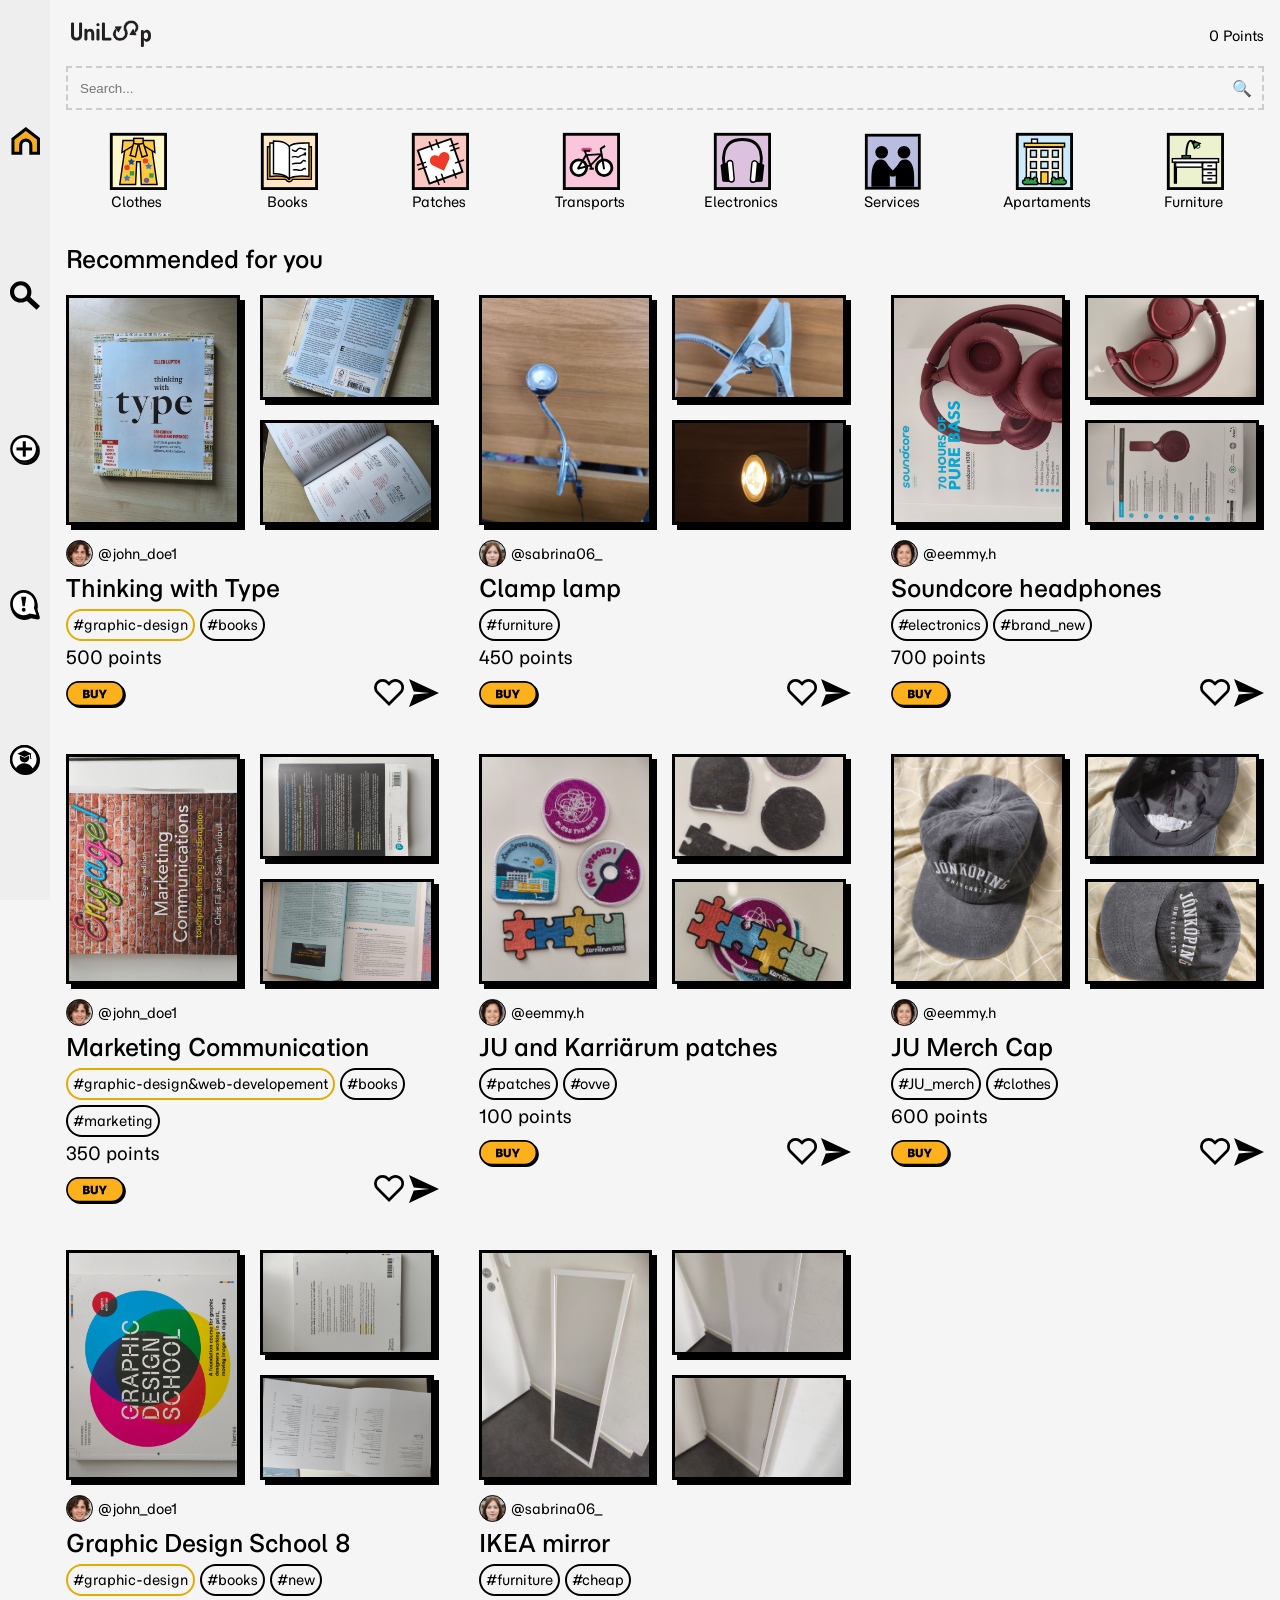
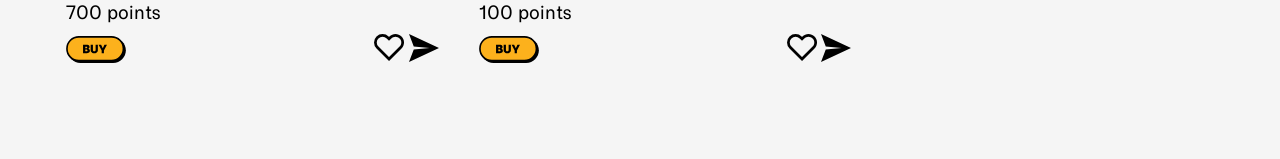
<file: index.html>
<!doctype html>
<html lang="en">
  <head>
    <meta charset="UTF-8" />
    <meta name="viewport" content="width=device-width, initial-scale=1.0" />
    <title>UniLOOP home</title>
    <link rel="stylesheet" href="css/fonts.css" />
    <link rel="stylesheet" href="css/style.css" />
    <link rel="stylesheet" href="css/home.css">
    <script src="js/posts_parser_home.js" defer></script>
  </head>
  <body>
    <!-- SIDEBAR -->
    <aside class="sidebar">
      <a class="default-icon-home" href="#"></a>
      <a class="image-button btn-search" href="search.html"></a>
      <a class="image-button btn-add" href="#"></a>
      <a class="image-button btn-messages" href="#"></a>
      <a class="image-button btn-profile" href="profile.html"></a>
    </aside>

    <!-- MAIN CONTENT -->
    <main class="main-content">
      <!-- TOP BAR -->
      <div class="topbar">
        <div class="logo"><img src="images/logo.svg" alt="Logo" /></div>
        <div class="points"><p class="captions">0 Points</p></div>
      </div>

      <!-- SEARCH -->
      <a class="search-container" href="search.html">
        <input type="text" placeholder="Search..." />
        <span class="search-icon">🔍</span>
      </a>

      <!-- CATEGORIES -->
      <div class="categories">
        <div class="category">
          <button class="category-button btn-clothes"></button>
          <p class="captions">Clothes</p>
        </div>

        <div class="category">
          <button class="category-button btn-books"></button>
         <p class="captions">Books</p>
        </div>

        <div class="category">
          <button class="category-button btn-patches"></button>
          <p class="captions">Patches</p>
        </div>

        <div class="category">
          <button class="category-button btn-transport"></button>
          <p class="captions">Transports</p>
        </div>

        <div class="category">
          <button class="category-button btn-electronics"></button>
          <p class="captions">Electronics</p>
        </div>

        <div class="category">
          <button class="category-button btn-services"></button>
          <p class="captions">Services</p>
        </div>

        <div class="category">
          <button class="category-button btn-apartaments"></button>
          <p class="captions">Apartaments</p>
        </div>

        <div class="category">
          <button class="category-button btn-furniture"></button>
          <p class="captions">Furniture</p>
        </div>
      </div>


      <h2 class="section-title">Recommended for you</h2>

      <!-- GRID -->
      <div class="items-grid">
        <!-- GO TO posts_parser.js TO SEE THIS PART OF CODE -->
      </div>
    </main>
  </body>
</html>
</file>
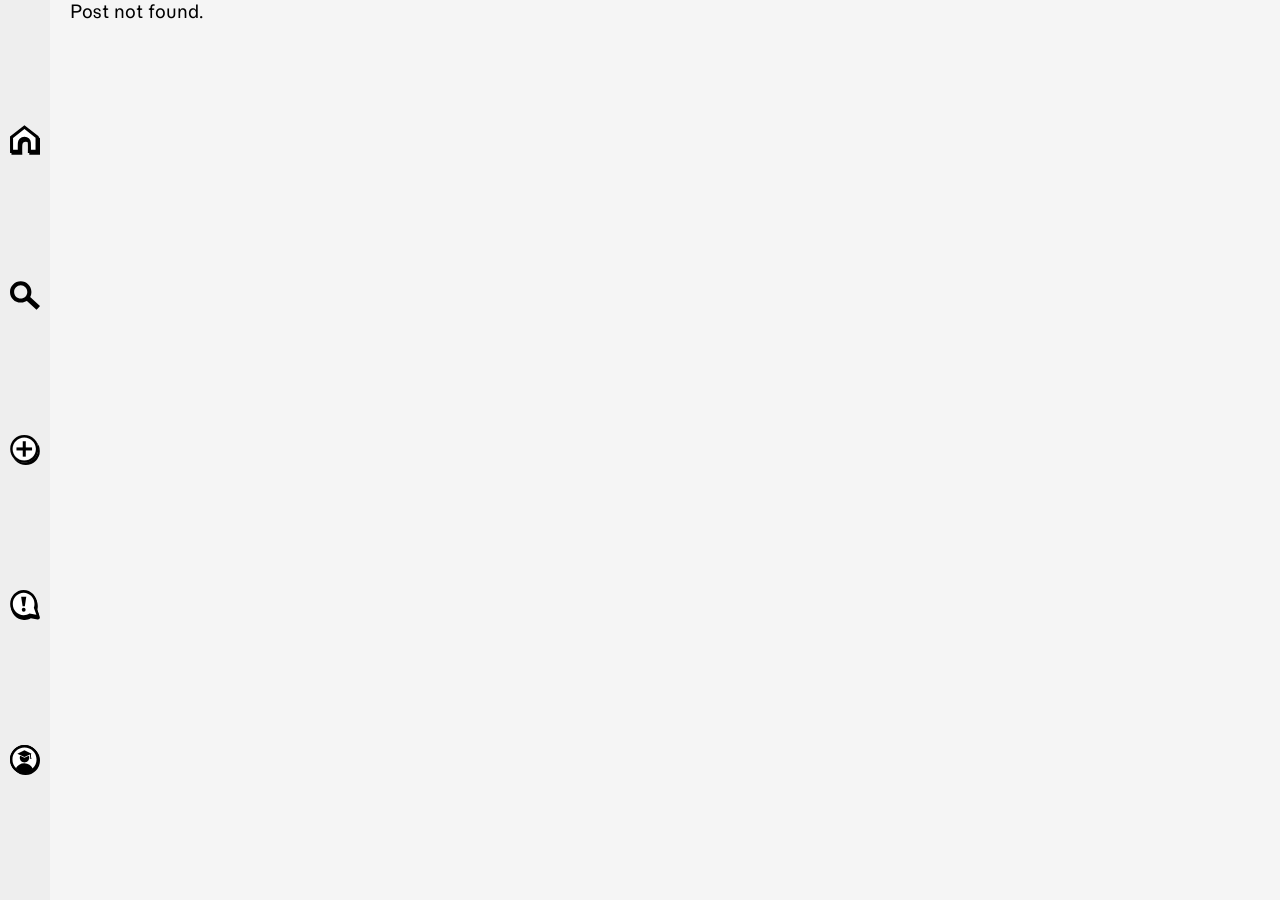
<file: post.html>
<!doctype html>
<html lang="en">
  <head>
    <meta charset="UTF-8" />
    <meta name="viewport" content="width=device-width, initial-scale=1.0" />
    <title>Uniloop Profile</title>
    <link rel="stylesheet" href="css/fonts.css">
    <link rel="stylesheet" href="css/style.css" />
    <link rel="stylesheet" href="css/post.css" />
    <script src="js/post_parser.js" defer></script>
  </head>
  <body>
    <!-- SIDEBAR-->
    <aside class="sidebar">
      <a class="image-button btn-home" href="index.html"></a>
      <a class="image-button btn-search" href="search.html"></a>
      <a class="image-button btn-add" href="#"></a>
      <a class="image-button btn-messages" href="#"></a>
      <a class="image-button btn-profile" href="profile.html"></a>
    </aside>

    <main>
    </main>
</body>
</html>
</file>
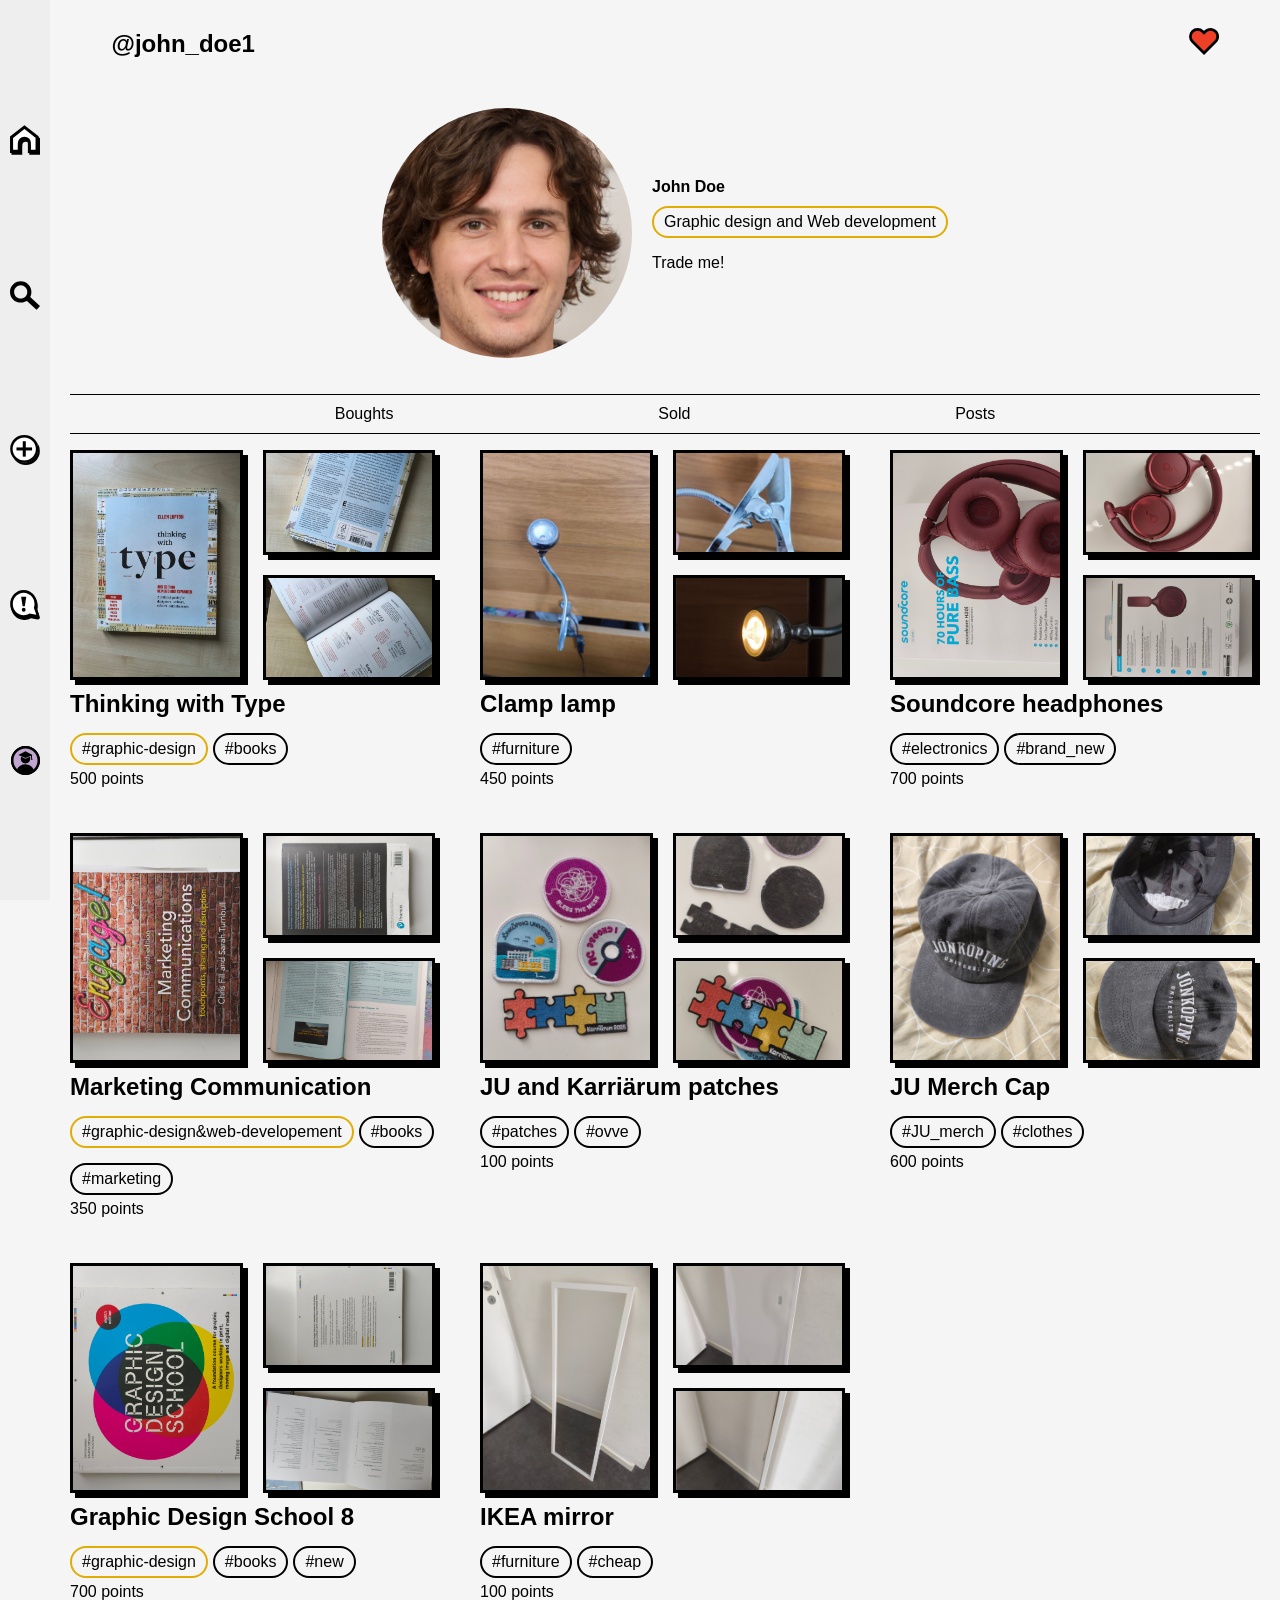
<file: profile.html>
<!doctype html>
<html lang="en">
  <head>
    <meta charset="UTF-8" />
    <meta name="viewport" content="width=device-width, initial-scale=1.0" />
    <title>Uniloop Profile</title>
    <link rel="stylesheet" href="css/style.css" />
    <link rel="stylesheet" href="css/profile.css" />
    <script src="js/posts_parser_profile.js" defer></script>
  </head>
  <body>
    <!-- SIDEBAR-->
    <aside class="sidebar">
      <a class="image-button btn-home" href="index.html"></a>
      <a class="image-button btn-search" href="search.html"></a>
      <a class="image-button btn-add" href="#"></a>
      <a class="image-button btn-messages" href="#"></a>
      <a class="default-icon-profile" href="#"></a>
    </aside>

    <!-- PROFILE INFO-->
    <header>
      <div class="up">
        <h2>@john_doe1</h2>
         <div class="buttons">
          <a href="favorites.html"><img class="heart" src="images/navicons/Heart icon saved.svg" alt="heart" /></a>
         </div>
        </div>
      <div class="profile-info">
        <img id="avatar" src="images/pictures/placeholder1.png" alt="profile-picture" />
        <ul class="basics">
          <li class="data"><h1>John Doe</h1></li>
          <span class="engineer_hashtag"><p>Graphic design and Web development</p></span>
          <p>Trade me!</p></li>
        </ul>
           </div>
    </header>
    <main>
      <!-- SALES AND POSTS-->
      <ul class="sections">
        <li>Boughts</li>
        <li>Sold</li>
        <li>Posts</li>
      </ul>
      <!-- POST -->
      <a class="items-grid">
        <!-- GO TO posts_parser.js TO SEE THIS PART OF CODE -->
      </a>
    </main>
  </body>
</html>
</file>
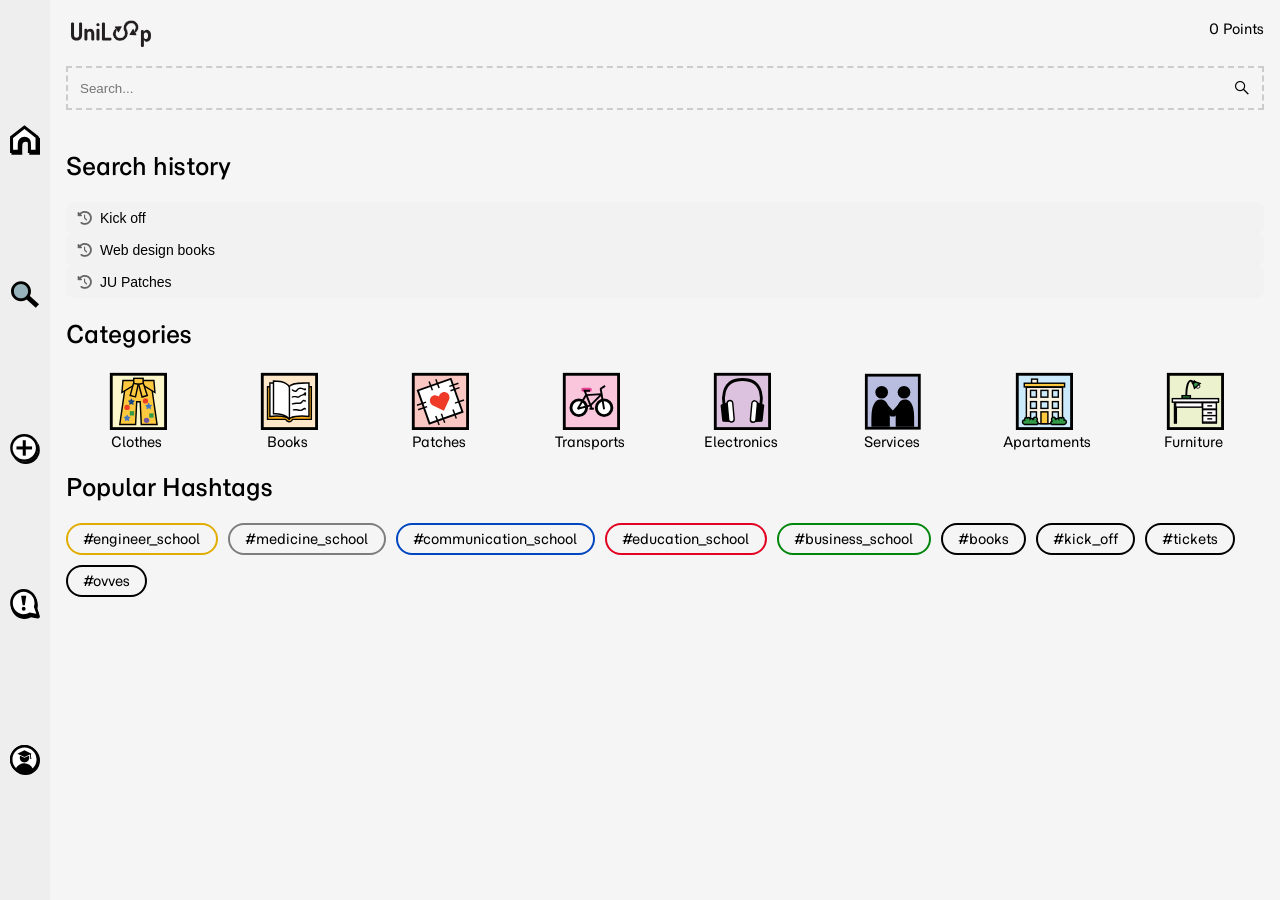
<file: search.html>
<!doctype html>
<html lang="en">
  <head>
    <meta charset="UTF-8" />
    <meta name="viewport" content="width=device-width, initial-scale=1.0" />
    <title>UniLOOP search</title>
    <link rel="stylesheet" href="css/fonts.css" />
    <link rel="stylesheet" href="css/style.css" />
    <link rel="stylesheet" href="css/search.css">
    <link
    rel="stylesheet"
    href="https://cdnjs.cloudflare.com/ajax/libs/font-awesome/6.5.0/css/all.min.css"
    />
    <script src="js/search.js" defer></script>
  </head>
  <body>
    <!-- SIDEBAR -->
    <aside class="sidebar">
      <a class="image-button btn-home" href="index.html"></a>
      <a class="default-icon-search" href="#"></a>
      <a class="image-button btn-add" href="#"></a>
      <a class="image-button btn-messages" href="#"></a>
      <a class="image-button btn-profile" href="profile.html"></a>
    </aside>

    <!-- MAIN CONTENT -->
    <main class="main-content">
      <!-- TOP BAR -->
      <div class="topbar">
        <div class="logo"><img src="images/logo.svg" alt="Logo" /></div>
        <div class="points"><p class="captions">0 Points</p></div>
      </div>

      <!-- SEARCH -->
      <div class="search-container">
        <input type="text" placeholder="Search..." />
        <span class="search-icon"><i class="fa-brands fa-sistrix"></i></span>
      </div>

      <!-- SEARCH HISTORY-->
      <h2 class="section-title">Search history</h2>
      <div class="history"></div> 

      <!-- CATEGORIES -->
      <h2 class="section-title">Categories</h2>

      <div class="categories">
        <div class="category">
          <button class="category-button btn-clothes"></button>
          <p class="captions">Clothes</p>
        </div>

        <div class="category">
          <button class="category-button btn-books"></button>
         <p class="captions">Books</p>
        </div>

        <div class="category">
          <button class="category-button btn-patches"></button>
          <p class="captions">Patches</p>
        </div>

        <div class="category">
          <button class="category-button btn-transport"></button>
          <p class="captions">Transports</p>
        </div>

        <div class="category">
          <button class="category-button btn-electronics"></button>
          <p class="captions">Electronics</p>
        </div>

        <div class="category">
          <button class="category-button btn-services"></button>
          <p class="captions">Services</p>
        </div>

        <div class="category">
          <button class="category-button btn-apartaments"></button>
          <p class="captions">Apartaments</p>
        </div>

        <div class="category">
          <button class="category-button btn-furniture"></button>
          <p class="captions">Furniture</p>
        </div>
      </div>

      <!-- HASHTAG -->
      <h2 class="section-title">Popular Hashtags</h2>

        <div class="hashtags_container">

          <button class="engineer_hashtag">
            <p class="captions">#engineer_school</p>
          </button>

          <button class="medicine_hashtag">
            <p class="captions">#medicine_school</p>
          </button>

          <button class="communication_hashtag">
            <p class="captions">#communication_school</p>
          </button>

          <button class="education_hashtag">
            <p class="captions">#education_school</p>
          </button>

          <button class="business_hashtag">
            <p class="captions">#business_school</p>    
          </button>

          <button class="general_hashtag">
            <p class="captions">#books</p>
          </button>

          <button class="general_hashtag">
            <p class="captions">#kick_off</p>
          </button>

          <button class="general_hashtag">
            <p class="captions">#tickets</p>
          </button>

          <button class="general_hashtag">
            <p class="captions">#ovves</p>
          </button>
        </div>
      </div>
      <div class="blank-space"></div>
    </main>
  </body>
</html>
</file>
<file: css/fonts.css>
@import url('https://fonts.googleapis.com/css2?family=Momo+Trust+Sans:wght@200..800&display=swap');

body{
    font-family: "Momo Trust Sans", sans-serif;
}

h1{
    font-family: "Momo Trust Sans", sans-serif;
    font-size: 32px;
    margin: 0;
}

h2{
    font-family: "Momo Trust Sans", sans-serif;
    font-size: 24px;
    margin: 0;
    font-weight: 500;
}

p{
    font-family: "Momo Trust Sans", sans-serif;
    font-size: 18px;
    margin: 0;
}

p.captions{
    font-size: 14px;
}



button{
    font-family: "Momo Trust Sans", sans-serif;
}
</file>
<file: css/style.css>
body {
  margin: 0;
  font-family: Arial, sans-serif;
  display: flex;
  background: #f5f5f5;
}

.blank-space {
  height: 50px;
}

button {
  background-color: transparent;
  border: none;
}

a{
  text-decoration: none;
  color: black;
}

/* Sidebar */
.sidebar {
  position: fixed;
  background: #eee;
  display: flex;
  bottom: 0;
  width: 100%;
  height: 50px;
  flex-direction: row;
  gap: 20px;
  align-items: center;
  justify-content: space-evenly;
  box-sizing: border-box;
  padding-left: 5%;
  padding-right: 5%;
  z-index: 999;
}

.image-button {
  width: 30px;
  height: 30px;
  flex-shrink: 0;
  background-size: contain;
  background-repeat: no-repeat;
  background-position: center;
  border: none;
  cursor: pointer;
  transition: transform 0.15s ease;
}

/* Home button */
.btn-home {
  background-image: url("../images/navicons/home\ icon.svg");
}
.btn-home:hover {
  background-image: url("../images/navicons/home\ icon\ hovered.svg");
}

/* Search button */
.btn-search {
  background-image: url("../images/navicons/search.svg");
  transition: transform 0.15s ease;
}
.btn-search:hover {
  background-image: url("../images/navicons/Search\ hovered.svg");
  transition: transform 0.15s ease;
}

/* Add post button */
.btn-add {
  background-image: url("../images/navicons/add\ icon.svg");
}
.btn-add:hover {
  background-image: url("../images/navicons/add\ icon\ hovered.svg");
}

/* Messages button */
.btn-messages {
  background-image: url(../images/navicons/message\ icon.svg);
}
.btn-messages:hover {
  background-image: url("../images/navicons/message\ icon\ pressed.svg");
}

/* Profile button */
.btn-profile {
  background-image: url("../images/navicons/prodile\ icon.svg");
}
.btn-profile:hover {
  background-image: url("../images/navicons/profile\ icon\ hovered.svg");
}

/* Main */
.main-content {
  flex: 1;
  display: flex;
  flex-direction: column;
  padding: 20px 16px;
}

/* Topbar */
.topbar {
  display: flex;
  justify-content: space-between;
  margin-bottom: 15px;
}

/* Search */
.search-container {
  position: sticky;
  top: 10px;
  z-index: 100;
  background: #f5f5f5;

  display: flex;
  justify-content: space-between;
  align-items: center;
  margin-bottom: 20px;
  width: 100%;
  border: 2px dashed #ccc;
  padding: 10px;
  box-sizing: border-box;
}

.search-container input {
  flex: 1;
  box-sizing: border-box;
  border: none;
  background-color: transparent;
  outline: none;
}

.search-icon {
  width: 20px;
  height: 20px;
  display: flex;
  align-items: center;
  justify-content: center;
}

/* Categories */
.categories {
  display: grid;
  grid-template-columns: repeat(auto-fit, minmax(80px, 1fr));
  gap: 10px;
  justify-items: center;
}

.category {
  text-align: center;
  width: 80px;
}

.category-button {
  width: 60px;
  height: 60px;
  background-size: contain;
  background-repeat: no-repeat;
  background-position: center;
  border: none;
  cursor: pointer;
  transition: transform 0.25s ease;
}

/* clothes category icon */
.btn-clothes {
  background-image: url("../images/categories/ovves\ icon.svg");
}
.btn-clothes:hover {
  background-image: url("../images/categories/ovves\ icon\ hover.svg");
}

/* book category icon */
.btn-books {
  background-image: url("../images/categories/books\ icon.svg");
}
.btn-books:hover {
  background-image: url("../images/categories/books\ icon\ hover.svg");
}

/* patches category icon */
.btn-patches {
  background-image: url("../images/categories/patches\ icon.svg");
}
.btn-patches:hover {
  background-image: url("../images/categories/patches\ icon\ hover.svg");
}

/* transport category icon */
.btn-transport {
  background-image: url("../images/categories/transport\ icon.svg");
}
.btn-transport:hover {
  background-image: url("../images/categories/transport\ icon\ hover.svg");
}

/* electronics category icon */
.btn-electronics {
  background-image: url("../images/categories/electronics\ icon.svg");
}
.btn-electronics:hover {
  background-image: url("../images/categories/electronics\ icon\ hover.svg");
}

/* services category icon */
.btn-services {
  background-image: url("../images/categories/services\ icon.svg");
}
.btn-services:hover {
  background-image: url("../images/categories/services\ icon\ hover.svg");
}

/* apartaments category icon */
.btn-apartaments {
  background-image: url("../images/categories/apartaments\ icon.svg");
}
.btn-apartaments:hover {
  background-image: url("../images/categories/apartaments\ icon\ hover.svg");
}

/* furniture category icon */
.btn-furniture {
  background-image: url("../images/categories/Furniture\ icon.svg");
}
.btn-furniture:hover {
  background-image: url("../images/categories/furniture\ icon\ hover.svg");
}

/* Title */
.section-title {
  margin-bottom: 20px;
}

/* Grid */
.items-grid {
  display: grid;
  grid-template-columns: repeat(auto-fill, minmax(min(100%, 300px), 1fr));
  gap: 40px;
}

/* Hashtag containers */
.hashtags_container {
  display: flex;
  flex-wrap: wrap;
  gap: 10px;
}

.hashtags {
  display: flex;
  flex-wrap: wrap;
  gap: 5px;
  margin: auto;
}

.hashtags button p {
  margin: 0;
  font-size: 14px;
  font-weight: 500;
  color: black;
}

.engineer_hashtag {
  border: 2px solid #E1AD03;
  border-radius: 999px;
  padding: 5px 5px;

  display: inline-flex;
  align-items: center;
  justify-content: center;
}

.communication_hashtag {
  border: 2px solid #0046c0;
  border-radius: 999px;
  padding: 5px 5px;

  display: inline-flex;
  align-items: center;
  justify-content: center;
}

.education_hashtag {
  border: 2px solid #e10321;
  border-radius: 999px;
  padding: 5px 5px;

  display: inline-flex;
  align-items: center;
  justify-content: center;
}

.business_hashtag {
  border: 2px solid rgb(0, 134, 13);
  border-radius: 999px;
  padding: 5px 5px;

  display: flex;
  align-items: center;
  justify-content: center;
}

.medicine_hashtag {
  border: 2px solid #7e7e7e;
  border-radius: 999px;
  padding: 5px 5px;

  display: inline-flex;
  align-items: center;
  justify-content: center;
}

.general_hashtag {
  border: 2px solid black;
  border-radius: 999px;
  padding: 5px 5px;

  display: inline-flex;
  align-items: center;
  justify-content: center;
}

/* Default (active/pressed) nav icons */
.default-icon-home {
    background-image: url("../images/navicons/home\ icon\ pressed.svg");
    background-size: contain;
    background-repeat: no-repeat;
    background-position: center;
    width: 30px;
    height: 30px;
}

.default-icon-profile {
    background-image: url("../images/navicons/profile\ icon\ pressed.svg");
    background-size: contain;
    background-repeat: no-repeat;
    background-position: center;
    width: 30px;
    height: 30px;
}

.default-icon-search {
    background-image: url("../images/navicons/search\ pressed.svg");
    background-size: contain;
    background-repeat: no-repeat;
    background-position: center;
    width: 29px;
    height: 27.5px;
}

@media screen and (min-width: 1000px) {
  .sidebar{
    height: 100%;
    width: 50px;
    flex-direction: column;
    padding: 20px 0;
  }

  .main-content {
    margin-left: 50px;
  }
}
</file>
<file: css/home.css>
/* Home-specific overrides */

.logo{
  width: 80px;
  padding-left: 5px;
}

/* Topbar */
.topbar {
  align-items: center;
}

/* Title */
.section-title {
  margin-top: 32px;
}

/* Posts */
.items-grid {
  margin-bottom: 70px;
}

.post_images {
  display: grid;
  grid-template-columns: 2fr 2fr;
  gap: 15px;
}

.image-cover {
  position: relative;
  min-height: 110px;
  height: 100%;
}

.image-product {
  position: absolute;
  top: 0;
  left: 0;
  width: calc(100% - 5px);
  height: calc(100% - 5px);
  background: #ddd;
  background-size: cover;
  background-position: center;
  border: 3px solid black;
  box-sizing: border-box;
  z-index: 2;
  transition: all 0.3s ease-in-out;
  cursor: pointer;
}

.image-cover:hover .image-product {
  top: -5px;
  left: -5px;
}

.black_shadow{
  position: absolute;
  bottom: 0;
  right: 0;
  width: calc(100% - 5px);
  height: calc(100% - 5px);
  background-color: rgb(0, 0, 0);
}

.post_images .image-cover:nth-child(1) {
  grid-row: 1/3;
}

.student_profile_pic {
  width: 25px;
  height: 25px;
  border: 1.5px solid black;
  border-radius: 50%;
  background-size: contain;
  background-repeat: no-repeat;
  background-position: center;
}

.post_profile{
  display: flex;
  align-items: center;
  gap: 5px;
  font-size: 12px;
  margin-top: 10px;
}

.post_heading{
  margin: 5px 0;
}

.posts_container h3 {
  margin: 5px 0;
}

/* Price */
.post_price {
  margin: 5px 0;
}

/* Actions */
.post_actions {
  display: flex;
  justify-content: space-between;
  align-items: center;
}

.post-buttons {
  display: flex;
  gap: 10px;
}

/* buy icon button */
.buy-button {
  width: 60px;
  height: 40px;
  background-size: contain;
  background-repeat: no-repeat;
  background-position: center;
  border: none;
  cursor: pointer;
  transition: transform 0.15s ease;
}
.buy-btn {
  background-image: url("../images/buttons/Buy\ button.svg");
}
.buy-btn:hover {
  background-image: url("../images/buttons/Buy\ button\ hover.svg");
}

.post-button {
  width: 30px;
  height: 30px;
  background-size: contain;
  background-repeat: no-repeat;
  background-position: center;
  border: none;
  cursor: pointer;
  transition: transform 0.15s ease;
}

/* save icon button */
.save-button {
  background-image: url("../images/buttons/Heart\ icon\ default.svg");
}
.save-button:hover {
  background-image: url("../images/buttons/Heart\ icon\ hovered.svg");
}
.save-button:active {
  background-image: url("../images/buttons/Heart\ icon\ saved.svg");
}

/* share icon button */
.share-button {
  background-image: url("../images/buttons/Share\ icon.svg");
}
.share-button:hover {
  background-image: url("../images/buttons/Share\ icon\ hover.svg");
}
</file>
<file: css/post.css>
main{
  display: flex;
  flex-direction: column;
  margin: 0px 25px 70px 0;
  width: 100%;
}

.post_container{
  display: flex;
  flex-direction: column;
  align-items: center;
  justify-content: center;
  width: 100%;
  margin-bottom: 50px;
}

.post_destination{
  display: flex;
  justify-content: space-between;
  align-items: center;
  margin: 20px 0;
}

.post_desc{
  display: flex;
  flex-direction: column;
  align-items: flex-start;
  width: 100%;
}

.back-button{
  width: 40px;
}

.back-button img{
  width: 100%;
}

.post_images {
  display: grid;
  grid-template-columns: 2fr 2fr;
  gap: 15px;
  width: 100%;
}

.image-cover {
  position: relative;
  min-height: 110px;
  height: 100%;
}

.image-cover:nth-child(2),.image-cover:nth-child(3){
  aspect-ratio: 3/2.8;
}

.image-product {
  position: absolute;
  top: 0;
  left: 0;
  width: calc(100% - 5px);
  height: calc(100% - 5px);
  background: #ddd;
  background-size: cover;
  background-position: center;
  border: 3px solid black;
  box-sizing: border-box;
  z-index: 2;
  transition: all 0.3s ease-in-out;
  cursor: pointer;
}

.image-cover:hover .image-product {
  top: -5px;
  left: -5px;
}

.post_actions {
  display: flex;
  justify-content: space-between;
  align-items: center;
  width: 100%;
}

.black_shadow{
  position: absolute;
  bottom: 0;
  right: 0;
  width: calc(100% - 5px);
  height: calc(100% - 5px);
  background-color: rgb(0, 0, 0);
}


.post_images .image-cover:nth-child(1) {
  grid-row: 1/3;
  
}

.student_profile_pic {
  width: 25px;
  height: 25px;
  border: 1.5px solid black;
  border-radius: 50%;
  background-size: contain;
  background-repeat: no-repeat;
  background-position: center;
}

.post_profile{
  display: flex;
  align-items: center;
  gap: 5px;
  font-size: 12px;
  margin-top: 10px;
}

.post_heading{
  margin: 5px 0;
}

.post_container h3 {
  margin: 5px 0;
}

.hashtags{
  margin: 0;
  margin-bottom: 10px;
}

.hashtags span {
  border-width: 1.5px;
  border-style: solid;
  padding: 5px 10px;
  border-radius: 20px;
  font-size: 12px;
  margin-right: 5px;
}

span p{
  display: inline-block;
}

/* Price */
.post_price {
  margin: 5px 0;
}

@media screen and (min-width: 750px){
  main{
    margin-left: 70px;
  }
  .post_container{
    margin-top: 100px;
    height: 50vh;
    flex-direction: row;
    gap: 50px;
  }
  .post_container .post_images{
    width: 40%;
  }
  .post_container .post_desc{
    width: 40%;
  }
}
</file>
<file: css/profile.css>
/*profile Info*/
body {
  display: grid;
  grid-template-areas:
    "header header header"
    "main main main"
    "footer footer footer";
}
main {
  grid-area: main;
  margin-top: 20px;
  margin-left: 20px;
  margin-right: 20px;
}
.profile-info {
  margin-top: 20px;
  display: flex;
  align-items: center;
  justify-content: center;
  flex-direction: column;
}
.data {
  display: flexbox;
  list-style: none;
}
#avatar {
  width: 250px;
  height: 250px;
  border-radius: 50%;
}
.basics {
  margin-left: 0;
  padding-left: 0;
  text-align: center;
}

.sections {
  display: flex;
  list-style: none;
  padding: 10px 0;
  justify-content: space-evenly;
  border-top: 1px solid black;
  border-bottom: 1px solid black;
}
.up{
  display: flex;
  width: 90%;
  justify-content: space-between;
  padding: 10px 5%;
}

.buttons{
  display: flex;
  justify-content: flex-end;
  align-items: center;
}
.heart {
  width: 30px;
}

h1 {
  margin: 0%;
  font-size: 12pt;
}

header{
  grid-area: header;
}

span p{
  margin: 0 5px;
}

span{
  margin: 10px 0 0;
}

/* Post card styles */
.items-grid {
  margin-bottom: 70px;
}

.post_images {
  display: grid;
  grid-template-columns: 2fr 2fr;
  gap: 15px;
}

.image-cover {
  position: relative;
  min-height: 110px;
  height: 100%;
}

.image-product {
  position: absolute;
  top: 0;
  left: 0;
  width: calc(100% - 5px);
  height: calc(100% - 5px);
  background: #ddd;
  background-size: cover;
  background-position: center;
  border: 3px solid black;
  box-sizing: border-box;
  z-index: 2;
  transition: all 0.3s ease-in-out;
  cursor: pointer;
}

.image-cover:hover .image-product {
  top: -5px;
  left: -5px;
}

.black_shadow{
  position: absolute;
  bottom: 0;
  right: 0;
  width: calc(100% - 5px);
  height: calc(100% - 5px);
  background-color: rgb(0, 0, 0);
}

.post_images .image-cover:nth-child(1) {
  grid-row: 1/3;
}

.student_profile_pic {
  width: 25px;
  height: 25px;
  border: 1.5px solid black;
  border-radius: 50%;
  background-size: contain;
  background-repeat: no-repeat;
  background-position: center;
}

.post_profile{
  display: flex;
  align-items: center;
  gap: 5px;
  font-size: 12px;
  margin-top: 10px;
}

.post_heading{
  margin: 5px 0;
}

.posts_container h3 {
  margin: 5px 0;
}

/* Price */
.post_price {
  margin: 5px 0;
}

/* Actions */
.post_actions {
  display: flex;
  justify-content: space-between;
  align-items: center;
}

.post-buttons {
  display: flex;
  gap: 10px;
}

/* buy icon button */
.buy-button {
  width: 60px;
  height: 40px;
  background-size: contain;
  background-repeat: no-repeat;
  background-position: center;
  border: none;
  cursor: pointer;
  transition: transform 0.15s ease;
}
.buy-btn {
  background-image: url("../images/buttons/Buy\ button.svg");
}
.buy-btn:hover {
  background-image: url("../images/buttons/Buy\ button\ hover.svg");
}

.post-button {
  width: 30px;
  height: 30px;
  background-size: contain;
  background-repeat: no-repeat;
  background-position: center;
  border: none;
  cursor: pointer;
  transition: transform 0.15s ease;
}

/* save icon button */
.save-button {
  background-image: url("../images/buttons/Heart\ icon\ default.svg");
}
.save-button:hover {
  background-image: url("../images/buttons/Heart\ icon\ hovered.svg");
}
.save-button:active {
  background-image: url("../images/buttons/Heart\ icon\ saved.svg");
}

/* share icon button */
.share-button {
  background-image: url("../images/buttons/Share\ icon.svg");
}
.share-button:hover {
  background-image: url("../images/buttons/Share\ icon\ hover.svg");
}

@media screen and (min-width: 1000px) {
  header{
    margin-left: 50px;
  }

  main{
    margin-left: 70px;
  }

  .profile-info{
    flex-direction: row;
    justify-content: center;
    align-items: center;
  }

  .basics {
    margin-left: 20px;
    text-align: left;
  }
}
</file>
<file: css/search.css>
/* Search-specific styles */

.logo{
  width: 80px;
  padding-left: 5px;
}

/* Search History */
.history-item {
  display: flex;
  align-items: center;
  gap: 8px;
  padding: 8px 12px;
  background: #f2f2f2;
  border-radius: 8px;
  cursor: pointer;
  font-size: 14px;
  transition: background 0.2s ease;
}

.history-item i {
  font-size: 14px;
  color: #666;
}

.history-item:hover {
  background: #e0e0e0;
}

.section-title {
  margin-top: 20px;
}

/* Search-specific hashtag overrides */
.hashtags_container button:hover p {
  color: white;
}

.hashtags {
  margin: 0;
}

.hashtags button p {
  margin: 0;
  font-size: 14px;
  font-weight: 500;
  color: black;
  transition: color 0.25s ease;
}

/* Search-specific hashtag padding and cursor overrides */
.engineer_hashtag {
  padding: 5px 15px;
  cursor: pointer;
  transition: all 0.25s ease;
}

.communication_hashtag {
  padding: 5px 15px;
  cursor: pointer;
  transition: all 0.25s ease;
}

.education_hashtag {
  padding: 5px 15px;
  cursor: pointer;
  transition: all 0.25s ease;
}

.business_hashtag {
  padding: 5px 15px;
  cursor: pointer;
  transition: all 0.25s ease;
}

.medicine_hashtag {
  padding: 5px 15px;
  cursor: pointer;
  transition: all 0.25s ease;
}

.general_hashtag {
  padding: 5px 15px;
  cursor: pointer;
  transition: all 0.25s ease;
}

.engineer_hashtag:hover {
  background-color: #E1AD03;
}

.communication_hashtag:hover {
  background-color: #0046c0;
}

.education_hashtag:hover {
  background-color: #e10321;
}

.business_hashtag:hover {
  background-color: rgb(0, 134, 13);
}

.medicine_hashtag:hover {
  background-color: #7e7e7e;
}

.general_hashtag:hover {
  background-color: black;
}
</file>
